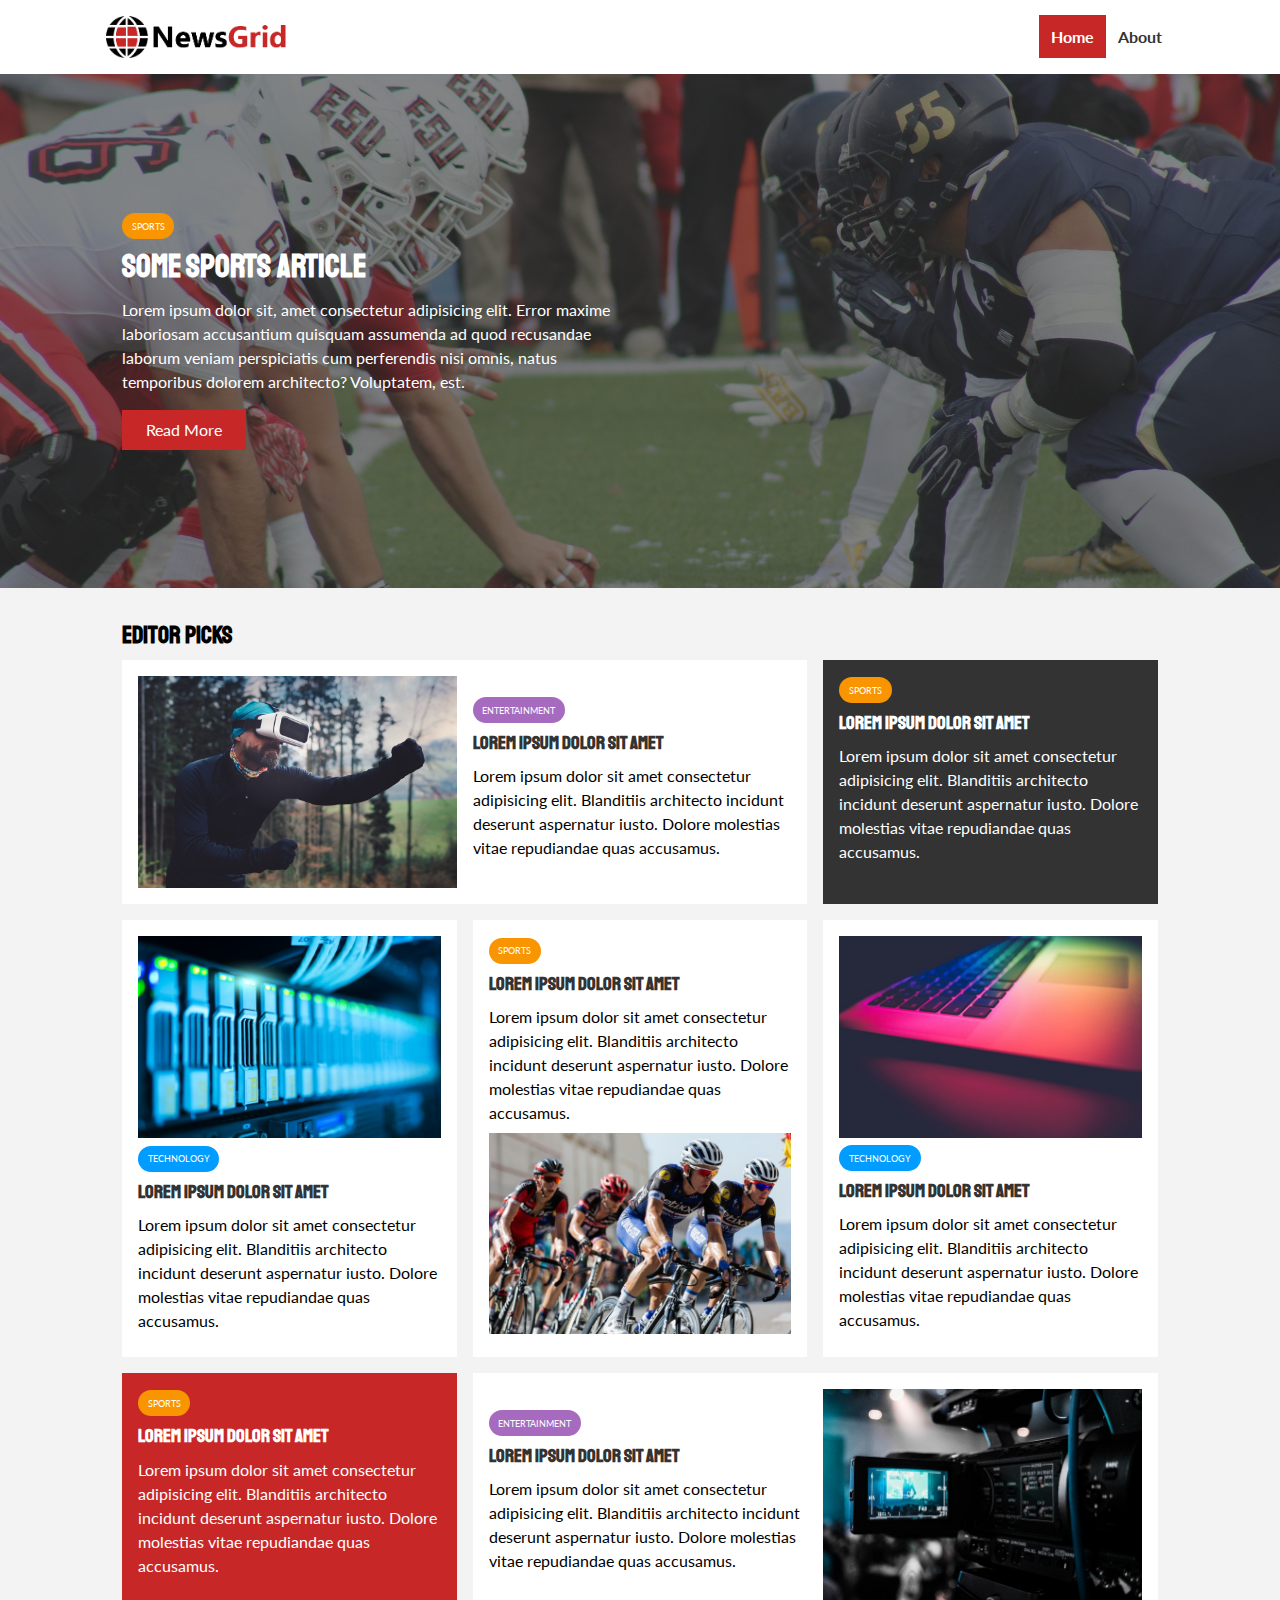
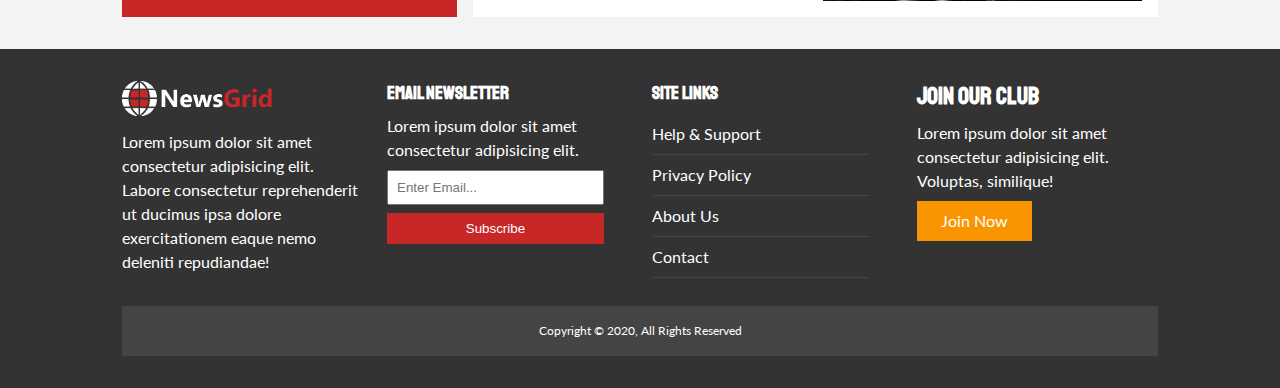
<file: index.html>
<!DOCTYPE html>
<html lang="en">
<head>
  <meta charset="UTF-8">
  <meta name="viewport" content="width=device-width, initial-scale=1.0, minimum-scale=1">
  <!-- Fontawesome CSS | Make sure to add this right above our local CSS -->
  <link rel="stylesheet" href="https://use.fontawesome.com/releases/v5.6.3/css/all.css" integrity="sha384-UHRtZLI+pbxtHCWp1t77Bi1L4ZtiqrqD80Kn4Z8NTSRyMA2Fd33n5dQ8lWUE00s/" crossorigin="anonymous">
  <!-- Google Fonts -->
  <link href="https://fonts.googleapis.com/css?family=Lato|Staatliches" rel="stylesheet">
  <!-- Local CSS -->
  <link rel="stylesheet" href="css/style.css">
  <!-- Media Queries CSS | Make sure to add this link below our local CSS -->
  <link rel="stylesheet" media="screen and (max-width:768px)" href="css/mobile.css">
  <!-- Favicon -->
  <link rel="shortcut icon" type="image/x-icon" href="favicon.ico">
  <title>NewsGrid | Latest News</title>
</head>

<body>

  <nav id="main-nav">
    <div class="container">
      <img src="./images/logo.png" alt="NewsGrid" class="logo">
    <div class="social">
      <a href="http://facebook.com" target="_blank"><i class="fab fa-facebook fa-2x"></i></a>
      <a href="http://twitter.com" target="_blank"><i class="fab fa-twitter fa-2x"></i></a>
      <a href="http://instagram.com" target="_blank"><i class="fab fa-instagram fa-2x"></i></a>
      <a href="http://youtube.com" target="_blank"><i class="fab fa-youtube fa-2x"></i></a>
    </div>

    <ul>
      <li><a href="index.html" class="current">Home</a></li>
      <li><a href="about.html">About</a></li>
    </ul>
    </div>
  </nav>

  <!-- Showcase -->
  <header id="showcase">
    <div class="container">
      <div class="showcase-container">
        <div class="showcase-content">
          <div class="category category-sports">Sports</div>
          <h1>Some Sports Article</h1>
          <p>Lorem ipsum dolor sit, amet consectetur adipisicing elit. Error maxime laboriosam accusantium quisquam assumenda ad quod recusandae laborum veniam perspiciatis cum perferendis nisi omnis, natus temporibus dolorem architecto? Voluptatem, est.</p>
          <a href="article.html" class="btn btn-primary">Read More</a>
        </div>
      </div>
    </div>
  </header>

  <!-- Home Articles -->
  <section id="home-articles" class="py-2">
    <div class="container">
      <h2>Editor Picks</h2>
      <div class="articles-container">
        <article class="card">
          <img src="./images/articles/ent1.jpg" alt="">
          <div>
            <div class="category category-ent">Entertainment</div>
            <h3>
              <a href="article.html">Lorem ipsum dolor sit amet</a>
            </h3>
            <p>Lorem ipsum dolor sit amet consectetur adipisicing elit. Blanditiis architecto incidunt deserunt aspernatur iusto. Dolore molestias vitae repudiandae quas accusamus.</p>
          </div>
        </article>

        <article class="bg-dark">
            <div class="category category-sports">Sports</div>
            <h3>
              <a href="article.html">Lorem ipsum dolor sit amet</a>
            </h3>
            <p>Lorem ipsum dolor sit amet consectetur adipisicing elit. Blanditiis architecto incidunt deserunt aspernatur iusto. Dolore molestias vitae repudiandae quas accusamus.</p>
        </article>

        <article class="card">
          <img src="./images/articles/tech1.jpg" alt="">
            <div class="category category-tech">Technology</div>
            <h3>
              <a href="article.html">Lorem ipsum dolor sit amet</a>
            </h3>
            <p>Lorem ipsum dolor sit amet consectetur adipisicing elit. Blanditiis architecto incidunt deserunt aspernatur iusto. Dolore molestias vitae repudiandae quas accusamus.</p>
        </article>

        <article class="card">
            <div class="category category-sports">Sports</div>
            <h3>
              <a href="article.html">Lorem ipsum dolor sit amet</a>
            </h3>
            <p>Lorem ipsum dolor sit amet consectetur adipisicing elit. Blanditiis architecto incidunt deserunt aspernatur iusto. Dolore molestias vitae repudiandae quas accusamus.</p>
            <img src="./images/articles/sports1.jpg" alt="">
        </article>

        <article class="card">
          <img src="./images/articles/tech2.jpg" alt="">
            <div class="category category-tech">Technology</div>
            <h3>
              <a href="article.html">Lorem ipsum dolor sit amet</a>
            </h3>
            <p>Lorem ipsum dolor sit amet consectetur adipisicing elit. Blanditiis architecto incidunt deserunt aspernatur iusto. Dolore molestias vitae repudiandae quas accusamus.</p>
        </article>

        <article class="bg-primary">
          <div class="category category-sports">Sports</div>
          <h3>
            <a href="article.html">Lorem ipsum dolor sit amet</a>
          </h3>
          <p>Lorem ipsum dolor sit amet consectetur adipisicing elit. Blanditiis architecto incidunt deserunt aspernatur iusto. Dolore molestias vitae repudiandae quas accusamus.</p>
      </article>

      <article class="card">
        <div>
          <div class="category category-ent">Entertainment</div>
          <h3>
            <a href="article.html">Lorem ipsum dolor sit amet</a>
          </h3>
          <p>Lorem ipsum dolor sit amet consectetur adipisicing elit. Blanditiis architecto incidunt deserunt aspernatur iusto. Dolore molestias vitae repudiandae quas accusamus.</p>
        </div>
        <img src="./images/articles/ent2.jpg" alt="">
      </article>
      </div>
    </div>
  </section>

  <!-- Footer -->
  <footer id="main-footer" class="py-2">
    <div class="container footer-container">

      <div>
        <img src="./images/logo_light.png" alt="NewsGrid">
        <p>Lorem ipsum dolor sit amet consectetur adipisicing elit. Labore consectetur reprehenderit ut ducimus ipsa dolore exercitationem eaque nemo deleniti repudiandae!</p>
      </div>

      <div>
        <h3>Email Newsletter</h3>
        <p>Lorem ipsum dolor sit amet consectetur adipisicing elit.</p>
        <form>
          <input type="email" placeholder="Enter Email...">
          <input type="submit" value="Subscribe" class="btn btn-primary">
        </form>
      </div>

      <div>
        <h3>Site Links</h3>
        <ul class="list">
          <li><a href="#">Help & Support</a></li>
          <li><a href="#">Privacy Policy</a></li>
          <li><a href="#">About Us</a></li>
          <li><a href="#">Contact</a></li>
        </ul>
      </div>

      <div>
        <h2>Join Our Club</h2>
        <p>Lorem ipsum dolor sit amet consectetur adipisicing elit. Voluptas, similique!</p>
        <a href="#" class="btn btn-secondary">Join Now</a>
      </div>

      <div>
        <p>
          Copyright &copy; 2020, All Rights Reserved
        </p>
      </div>
    </div>
  </footer>
  
</body>
</html>
</file>
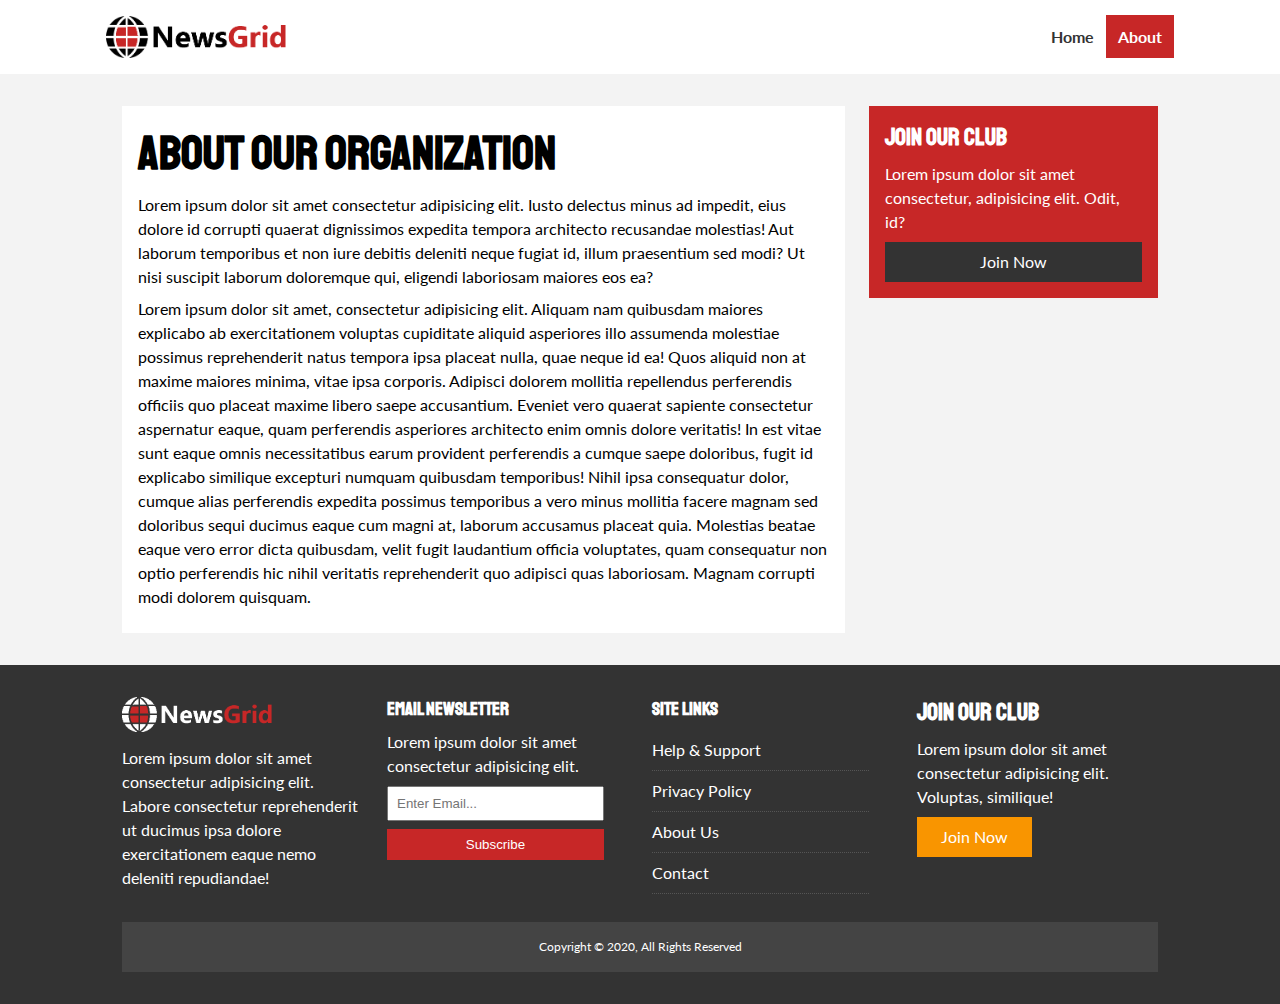
<file: about.html>
<!DOCTYPE html>
<html lang="en">
<head>
  <meta charset="UTF-8">
  <meta name="viewport" content="width=device-width, initial-scale=1.0, minimum-scale=1">
  <!-- Fontawesome CSS | Make sure to add this right above our local CSS -->
  <link rel="stylesheet" href="https://use.fontawesome.com/releases/v5.6.3/css/all.css" integrity="sha384-UHRtZLI+pbxtHCWp1t77Bi1L4ZtiqrqD80Kn4Z8NTSRyMA2Fd33n5dQ8lWUE00s/" crossorigin="anonymous">
  <!-- Google Fonts -->
  <link href="https://fonts.googleapis.com/css?family=Lato|Staatliches" rel="stylesheet">
  <!-- Local CSS -->
  <link rel="stylesheet" href="css/style.css">
  <!-- Media Queries CSS | Make sure to add this link below our local CSS -->
  <link rel="stylesheet" media="screen and (max-width:768px)" href="css/mobile.css">
  <!-- Favicon -->
  <link rel="shortcut icon" type="image/x-icon" href="favicon.ico">
  <title>NewsGrid | About</title>
</head>

<body>

  <nav id="main-nav">
    <div class="container">
      <img src="./images/logo.png" alt="NewsGrid" class="logo">
    <div class="social">
      <a href="http://facebook.com" target="_blank"><i class="fab fa-facebook fa-2x"></i></a>
      <a href="http://twitter.com" target="_blank"><i class="fab fa-twitter fa-2x"></i></a>
      <a href="http://instagram.com" target="_blank"><i class="fab fa-instagram fa-2x"></i></a>
      <a href="http://youtube.com" target="_blank"><i class="fab fa-youtube fa-2x"></i></a>
    </div>

    <ul>
      <li><a href="index.html">Home</a></li>
      <li><a href="about.html" class="current">About</a></li>
    </ul>
    </div>
  </nav>

  <section id="about">
    <div class="container">
      <div class="page-container">
        <article class="card">
          <h1 class="l-heading">About Our Organization</h1>
          <p>Lorem ipsum dolor sit amet consectetur adipisicing elit. Iusto delectus minus ad impedit, eius dolore id corrupti quaerat dignissimos expedita tempora architecto recusandae molestias! Aut laborum temporibus et non iure debitis deleniti neque fugiat id, illum praesentium sed modi? Ut nisi suscipit laborum doloremque qui, eligendi laboriosam maiores eos ea?</p> 
          <p>Lorem ipsum dolor sit amet, consectetur adipisicing elit. Aliquam nam quibusdam maiores explicabo ab exercitationem voluptas cupiditate aliquid asperiores illo assumenda molestiae possimus reprehenderit natus tempora ipsa placeat nulla, quae neque id ea! Quos aliquid non at maxime maiores minima, vitae ipsa corporis. Adipisci dolorem mollitia repellendus perferendis officiis quo placeat maxime libero saepe accusantium. Eveniet vero quaerat sapiente consectetur aspernatur eaque, quam perferendis asperiores architecto enim omnis dolore veritatis! In est vitae sunt eaque omnis necessitatibus earum provident perferendis a cumque saepe doloribus, fugit id explicabo similique excepturi numquam quibusdam temporibus! Nihil ipsa consequatur dolor, cumque alias perferendis expedita possimus temporibus a vero minus mollitia facere magnam sed doloribus sequi ducimus eaque cum magni at, laborum accusamus placeat quia. Molestias beatae eaque vero error dicta quibusdam, velit fugit laudantium officia voluptates, quam consequatur non optio perferendis hic nihil veritatis reprehenderit quo adipisci quas laboriosam. Magnam corrupti modi dolorem quisquam.</p>
        </article>

        <aside class="bg-primary">
          <h2>Join Our Club</h2>
          <p>Lorem ipsum dolor sit amet consectetur, adipisicing elit. Odit, id?</p>
          <a href="#" class="btn btn-dark btn-block">Join Now</a>
        </aside>
      </div>
    </div>
  </section>

  <!-- Footer -->
  <footer id="main-footer" class="py-2">
    <div class="container footer-container">

      <div>
        <img src="./images/logo_light.png" alt="NewsGrid">
        <p>Lorem ipsum dolor sit amet consectetur adipisicing elit. Labore consectetur reprehenderit ut ducimus ipsa dolore exercitationem eaque nemo deleniti repudiandae!</p>
      </div>
      
      <div>
        <h3>Email Newsletter</h3>
        <p>Lorem ipsum dolor sit amet consectetur adipisicing elit.</p>
        <form>
          <input type="email" placeholder="Enter Email...">
          <input type="submit" value="Subscribe" class="btn btn-primary">
        </form>
      </div>

      <div>
        <h3>Site Links</h3>
        <ul class="list">
          <li><a href="#">Help & Support</a></li>
          <li><a href="#">Privacy Policy</a></li>
          <li><a href="#">About Us</a></li>
          <li><a href="#">Contact</a></li>
        </ul>
      </div>

      <div>
        <h2>Join Our Club</h2>
        <p>Lorem ipsum dolor sit amet consectetur adipisicing elit. Voluptas, similique!</p>
        <a href="#" class="btn btn-secondary">Join Now</a>
      </div>

      <div>
        <p>
          Copyright &copy; 2020, All Rights Reserved
        </p>
      </div>
    </div>
  </footer>
  
</body>
</html>
</file>
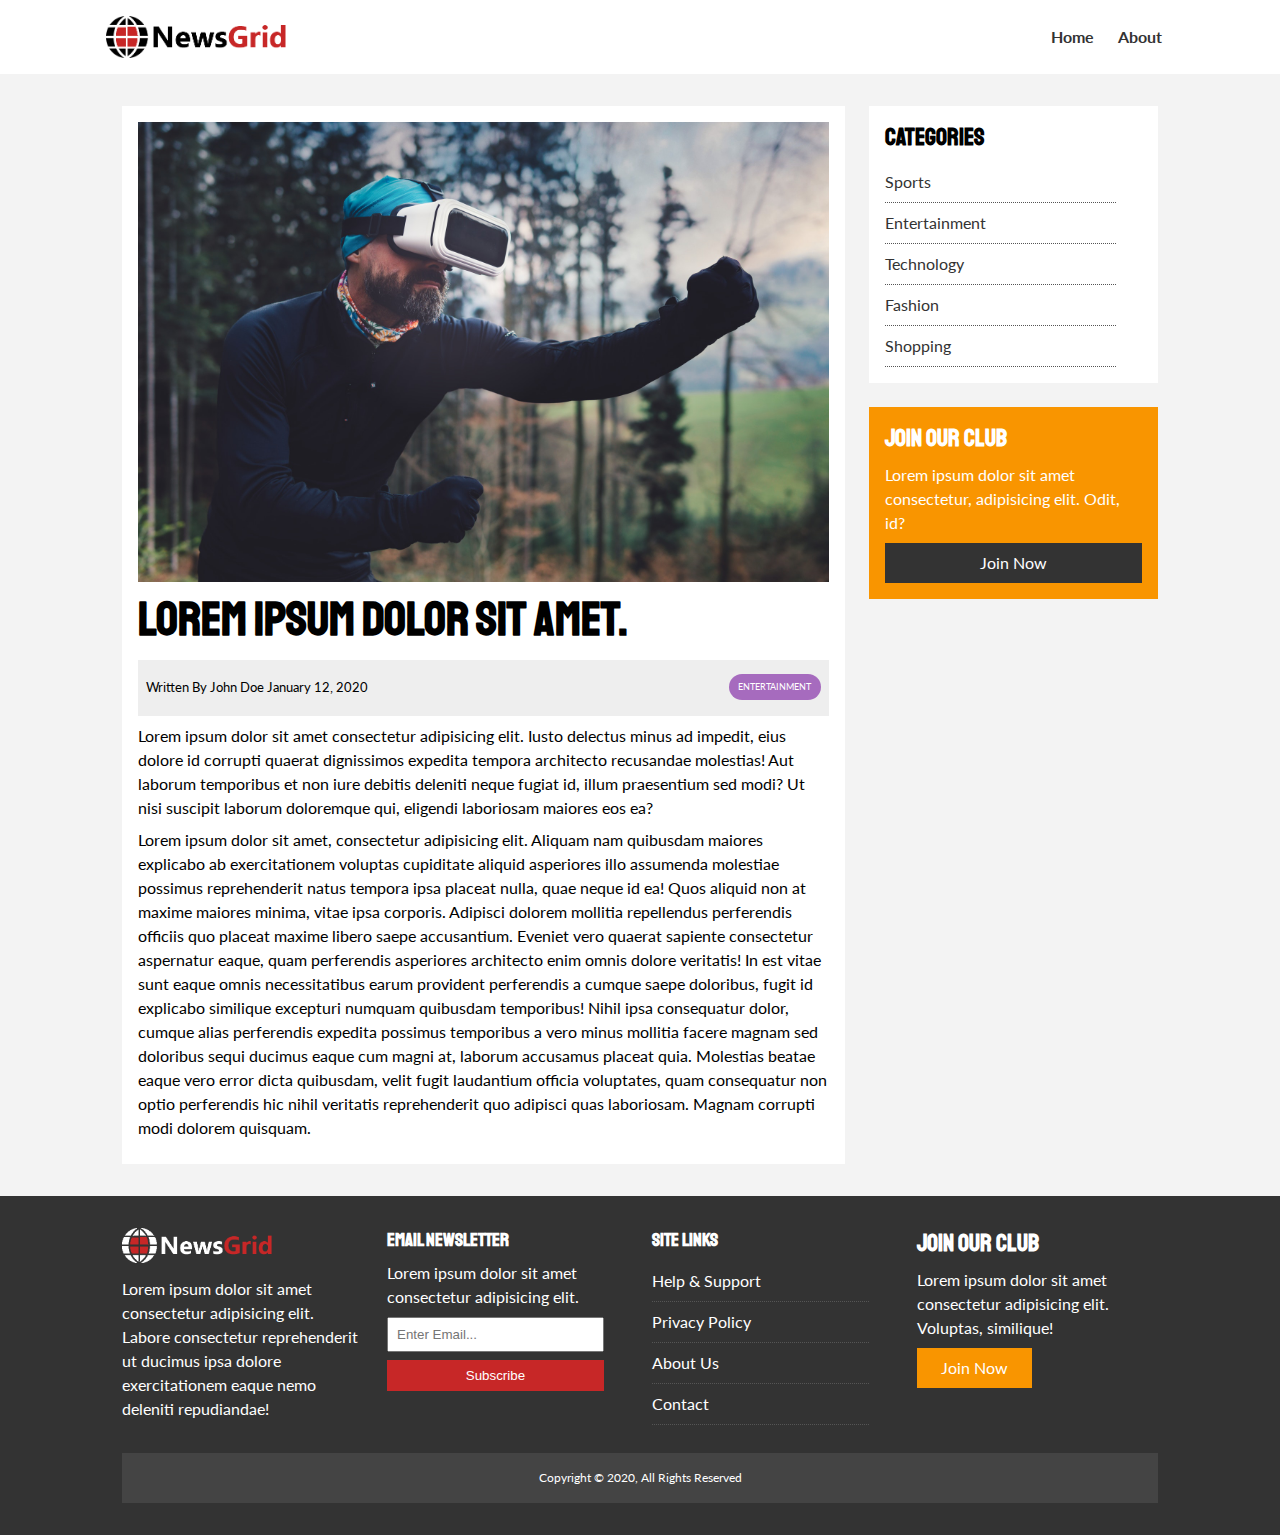
<file: article.html>
<!DOCTYPE html>
<html lang="en">
<head>
  <meta charset="UTF-8">
  <meta name="viewport" content="width=device-width, initial-scale=1.0, minimum-scale=1">
  <!-- Fontawesome CSS | Make sure to add this right above our local CSS -->
  <link rel="stylesheet" href="https://use.fontawesome.com/releases/v5.6.3/css/all.css" integrity="sha384-UHRtZLI+pbxtHCWp1t77Bi1L4ZtiqrqD80Kn4Z8NTSRyMA2Fd33n5dQ8lWUE00s/" crossorigin="anonymous">
  <!-- Google Fonts -->
  <link href="https://fonts.googleapis.com/css?family=Lato|Staatliches" rel="stylesheet">
  <!-- Local CSS -->
  <link rel="stylesheet" href="css/style.css">
  <!-- Media Queries CSS | Make sure to add this link below our local CSS -->
  <link rel="stylesheet" media="screen and (max-width:768px)" href="css/mobile.css">
  <!-- Favicon -->
  <link rel="shortcut icon" type="image/x-icon" href="favicon.ico">
  <title>NewsGrid | Latest News</title>
</head>

<body>

  <nav id="main-nav">
    <div class="container">
      <img src="./images/logo.png" alt="NewsGrid" class="logo">
    <div class="social">
      <a href="http://facebook.com" target="_blank"><i class="fab fa-facebook fa-2x"></i></a>
      <a href="http://twitter.com" target="_blank"><i class="fab fa-twitter fa-2x"></i></a>
      <a href="http://instagram.com" target="_blank"><i class="fab fa-instagram fa-2x"></i></a>
      <a href="http://youtube.com" target="_blank"><i class="fab fa-youtube fa-2x"></i></a>
    </div>

    <ul>
      <li><a href="index.html">Home</a></li>
      <li><a href="about.html">About</a></li>
    </ul>
    </div>
  </nav>

  <section id="article">
    <div class="container">
      <div class="page-container">
        <article class="card">
          <img src="./images/articles/ent1.jpg" alt="ent-img">
          <h1 class="l-heading">Lorem ipsum dolor sit amet.</h1>
          <div class="meta">
            <small>
              <i class="fas fa-user"></i> Written By John Doe <span>January 12, 2020</span> 
            </small>
            <div class="category category-ent">Entertainment</div>
          </div>
          <p>Lorem ipsum dolor sit amet consectetur adipisicing elit. Iusto delectus minus ad impedit, eius dolore id corrupti quaerat dignissimos expedita tempora architecto recusandae molestias! Aut laborum temporibus et non iure debitis deleniti neque fugiat id, illum praesentium sed modi? Ut nisi suscipit laborum doloremque qui, eligendi laboriosam maiores eos ea?</p>
          <p>Lorem ipsum dolor sit amet, consectetur adipisicing elit. Aliquam nam quibusdam maiores explicabo ab exercitationem voluptas cupiditate aliquid asperiores illo assumenda molestiae possimus reprehenderit natus tempora ipsa placeat nulla, quae neque id ea! Quos aliquid non at maxime maiores minima, vitae ipsa corporis. Adipisci dolorem mollitia repellendus perferendis officiis quo placeat maxime libero saepe accusantium. Eveniet vero quaerat sapiente consectetur aspernatur eaque, quam perferendis asperiores architecto enim omnis dolore veritatis! In est vitae sunt eaque omnis necessitatibus earum provident perferendis a cumque saepe doloribus, fugit id explicabo similique excepturi numquam quibusdam temporibus! Nihil ipsa consequatur dolor, cumque alias perferendis expedita possimus temporibus a vero minus mollitia facere magnam sed doloribus sequi ducimus eaque cum magni at, laborum accusamus placeat quia. Molestias beatae eaque vero error dicta quibusdam, velit fugit laudantium officia voluptates, quam consequatur non optio perferendis hic nihil veritatis reprehenderit quo adipisci quas laboriosam. Magnam corrupti modi dolorem quisquam.</p>
        </article>

        <aside class="categories card">
          <h2>Categories</h2>
          <ul class="list">
            <li><a href="#"><i class="fas fa-chevron-right"></i> Sports</a></li>
            <li><a href="#"><i class="fas fa-chevron-right"></i> Entertainment</a></li>
            <li><a href="#"><i class="fas fa-chevron-right"></i> Technology</a></li>
            <li><a href="#"><i class="fas fa-chevron-right"></i> Fashion</a></li>
            <li><a href="#"><i class="fas fa-chevron-right"></i> Shopping</a></li>
          </ul>
        </aside>

        <aside class="bg-secondary">
          <h2>Join Our Club</h2>
          <p>Lorem ipsum dolor sit amet consectetur, adipisicing elit. Odit, id?</p>
          <a href="#" class="btn btn-dark btn-block">Join Now</a>
        </aside>
      </div>
    </div>
  </section>

  <!-- Footer -->
  <footer id="main-footer" class="py-2">
    <div class="container footer-container">

      <div>
        <img src="./images/logo_light.png" alt="NewsGrid">
        <p>Lorem ipsum dolor sit amet consectetur adipisicing elit. Labore consectetur reprehenderit ut ducimus ipsa dolore exercitationem eaque nemo deleniti repudiandae!</p>
      </div>
      
      <div>
        <h3>Email Newsletter</h3>
        <p>Lorem ipsum dolor sit amet consectetur adipisicing elit.</p>
        <form>
          <input type="email" placeholder="Enter Email...">
          <input type="submit" value="Subscribe" class="btn btn-primary">
        </form>
      </div>

      <div>
        <h3>Site Links</h3>
        <ul class="list">
          <li><a href="#">Help & Support</a></li>
          <li><a href="#">Privacy Policy</a></li>
          <li><a href="#">About Us</a></li>
          <li><a href="#">Contact</a></li>
        </ul>
      </div>

      <div>
        <h2>Join Our Club</h2>
        <p>Lorem ipsum dolor sit amet consectetur adipisicing elit. Voluptas, similique!</p>
        <a href="#" class="btn btn-secondary">Join Now</a>
      </div>

      <div>
        <p>
          Copyright &copy; 2020, All Rights Reserved
        </p>
      </div>
    </div>
  </footer>
  
</body>
</html>
</file>
<file: css/style.css>
/* CSS Variables */
:root {
  --primary-color: #c72727;
  --secondary-color: #f99500;
  --light-color: #f3f3f3;
  --dark-color: #333;
  --max-width: 1100px;
}

.category {
  --sports-color: #f99500;
  --ent-color: #a66bbe;
  --tech-color: #009cff;
}

/* CSS Reset */
* {
  box-sizing: border-box;
  margin: 0;
  padding: 0;
}

/* Main Style */
a {
  color: #333;
  text-decoration: none;
}

body {
  font-family: 'Lato', sans-serif;
  line-height: 1.5;
  background: var(--light-color);
}

h1, h2, h3, h4, h5, h6 {
  font-family: 'Staatliches', cursive;
  line-height: 1.3;
  margin-bottom: .55rem;
}

img {
  /* image should be 100% of it's container */
  width: 100%;
}

p {
  margin: .5rem 0;
}

ul {
  list-style: none;
}

/* Utility Class */
.bg-dark {
  background: var(--dark-color);
  color: #fff;
  padding: 1rem;
}

.bg-primary {
  background: var(--primary-color);
  color: #fff;
  padding: 1rem;
}

.bg-secondary {
  background: var(--secondary-color);
  color: #fff;
  padding: 1rem;
}

.bg-dark h1, 
.bg-dark h2,
.bg-dark h3,
.bg-dark a,
.bg-primary h1, 
.bg-primary h2,
.bg-primary h3,
.bg-primary a,
.bg-secondary h1, 
.bg-secondary h2,
.bg-secondary h3,
.bg-secondary a {
  color: #fff;
}

.btn {
  display: inline-block;
  border: none;
  background: var(--dark-color);
  color: #fff;
  padding: 0.5rem 1.5rem;
}

.btn-light { background: var(--light-color); }
.btn-primary { background: var(--primary-color); }
.btn-secondary { background: var(--secondary-color); }

.btn:hover {
  opacity: 0.9;
}

.btn-block {
  display: block;
  width: 100%;
  text-align: center;
}

.card {
  background: #fff;
  padding: 1rem;
}

.category {
  display: inline-block;
  color: #fff;
  font-size: 0.55rem;
  text-transform: uppercase;
  padding: 0.4rem 0.6rem;
  border-radius: 15px;
  margin-bottom: 0.5rem;
}

.category-sports { background: var(--sports-color); }
.category-ent { background: var(--ent-color); }
.category-tech { background: var(--tech-color); }

.container {
  margin: auto;
  max-width: var(--max-width);
  overflow: hidden;
  padding: 0 2rem;
}

.list li {
  padding: .5rem 0;
  border-bottom: #555 dotted 1px;
  width: 90%;
}

.list li a:hover {
  color: var(--primary-color) !important;
}

.l-heading {
  font-size: 3rem;
}

.py-1 { padding: 1.5rem 0 }
.py-2 { padding: 2rem 0 }
.py-3 { padding: 3rem 0 }

.p-1 { padding: 1.5rem }
.p-2 { padding: 2rem }
.p-3 { padding: 3rem }

/* Inner Page Grid Container */
.page-container {
  display: grid;
  grid-template-columns: 5fr 2fr;
  margin: 2rem 0;
  grid-gap: 1.5rem;
}

.page-container > *:first-child {
  grid-row: 1 / span 3;
}

/* Navigation */
#main-nav {
  background: #fff;
  position: sticky;
  top: 0;
  z-index: 2;
}

#main-nav .container {
  display: grid;
  grid-template-columns: 6fr 3fr 2fr;
  align-items: center;
  padding: 1rem;
}

#main-nav .logo {
  width: 180px;
}

#main-nav ul {
  justify-self: end;
  display: flex;
}

#main-nav ul li a {
  padding: 0.75rem;
  font-weight: bold;
}

#main-nav ul li a.current {
  background: var(--primary-color);
  color: #fff;
}

#main-nav ul li a:hover {
  background: var(--light-color);
  color: var(--dark-color);
}

#main-nav .social {
  justify-self: center;
}

#main-nav .social i {
  color: #777;
  margin-right: .5rem;
}

/* Showcase */
#showcase {
  color: #fff;
  background: #333;
  padding: 2rem;
  /* Position relative since the ::before will be position as absolute */
  position: relative;
}

#showcase::before {
  content: '';
  background: url(../images/featured.jpg) no-repeat center center/cover;
  position: absolute;
  top: 0;
  left: 0;
  width: 100%;
  height: 100%;
  opacity: 0.4;
}

#showcase .showcase-container {
  display: grid;
  grid-template-columns: repeat(2, 1fr);
  justify-content: center;
  align-items: center;
  height: 50vh;
}

#showcase .showcase-content {
  z-index: 1;
}

#showcase .showcase-content p {
  margin-bottom: 1rem;
}

/* Home Articles */
#home-articles .articles-container {
  display: grid;
  grid-template-columns: repeat(3, 1fr);
  grid-gap: 1rem;
}

/* (*) meaning, we are targeting any element */
#home-articles .articles-container > *:first-child,
#home-articles .articles-container > *:last-child {
  display: grid;
  grid-template-columns: repeat(2, 1fr);
  grid-gap: 1rem;
  grid-column: 1 / span 2;
  align-items: center;
}

#home-articles .articles-container > *:last-child {
  grid-column: 2 / span 2;
}

#article .meta {
  display: flex;
  justify-content: space-between;
  background: #eee;
  align-items: center;
  padding: 0.5rem;
}

#article .meta .category {
  margin-top: 0.4rem;
}

/* Footer */
#main-footer {
  background: var(--dark-color);
  color: #fff;
}

#main-footer img {
  width: 150px;
}

#main-footer a {
  color: #fff;
}

#main-footer .footer-container {
  display: grid;
  grid-template-columns: repeat(4, 1fr);
  grid-gap: 1.5rem;
}

#main-footer .footer-container > *:last-child {
  background: #444;
  grid-column: 1 / span 4;
  padding: 0.5rem;
  text-align: center;
  font-size: 0.75rem;
}

#main-footer .footer-container input[type='email'] {
  width: 90%;
  padding: 0.5rem;
  margin-bottom: 0.5rem;
  outline: none;
}

#main-footer .footer-container input[type='submit'] {
  width: 90%;
}
</file>
<file: css/mobile.css>
/* Navigation */
#main-nav .social {
  display: none;
}

#main-nav .container {
  display: flex;
  justify-content: space-between;
}

#main-nav ul li a {
  padding: 0.50rem;
}

/* Home Articles */
#home-articles .articles-container {
  grid-template-columns: repeat(2, 1fr);
}

#home-articles .articles-container > *:first-child,
#home-articles .articles-container > *:last-child {
  grid-template-columns: 1fr;
  grid-column: 1;
}

@media (max-width: 600px) {
  /* Stack Grid Items */
  #showcase .showcase-container,
  #home-articles .articles-container,
  #main-footer .footer-container {
    grid-template-columns: 1fr;
  }

  #main-footer .footer-container > *:last-child {
    grid-column: 1;
  }

  #main-footer .footer-container > *:first-child,
  #main-footer .footer-container > *:nth-child(2) {
    border-bottom: #444 dotted 1px;
    padding-bottom: 1rem;
  }

  /* Inner Page Grid Container */
  .page-container {
    grid-template-columns: 1fr;
  }

  .page-container > *:first-child {
    grid-row: 1;
  }

  .page-container span {
    display: none;
  }
}
</file>
